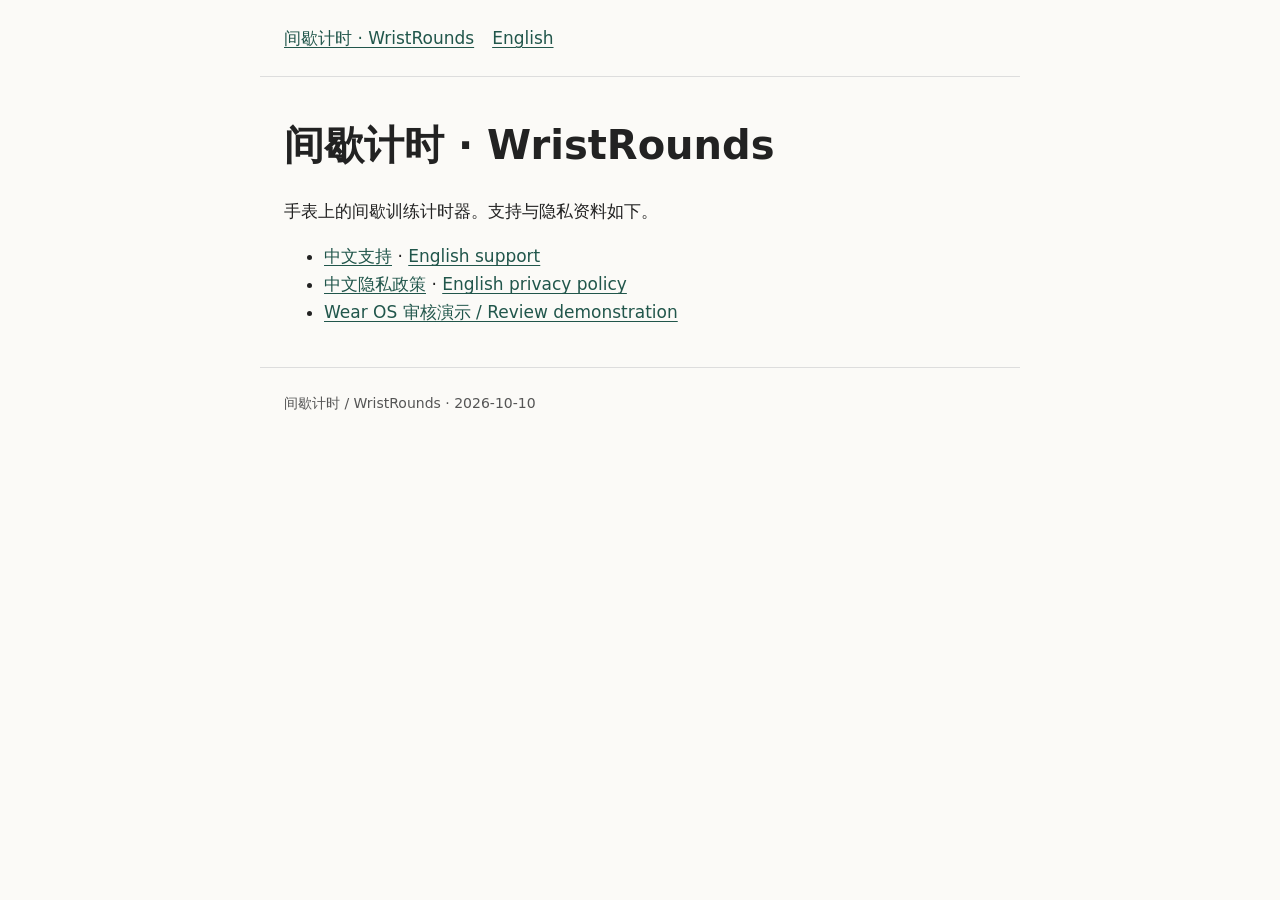
<file: index.html>
<!doctype html>
<html lang="zh-CN"><head><meta charset="utf-8"><meta name="viewport" content="width=device-width,initial-scale=1"><meta name="referrer" content="no-referrer"><title>间歇计时 · WristRounds</title><link rel="stylesheet" href="style.css"></head><body><header><nav aria-label="Navigation"><a href="index.html">间歇计时 · WristRounds</a><a href="support-en.html">English</a></nav></header><main><h1>间歇计时 · WristRounds</h1><p>手表上的间歇训练计时器。支持与隐私资料如下。</p><ul><li><a href="support-zh.html">中文支持</a> · <a href="support-en.html">English support</a></li><li><a href="privacy-zh.html">中文隐私政策</a> · <a href="privacy-en.html">English privacy policy</a></li><li><a href="review.html">Wear OS 审核演示 / Review demonstration</a></li></ul></main><footer>间歇计时 / WristRounds · 2026-10-10</footer></body></html>
</file>
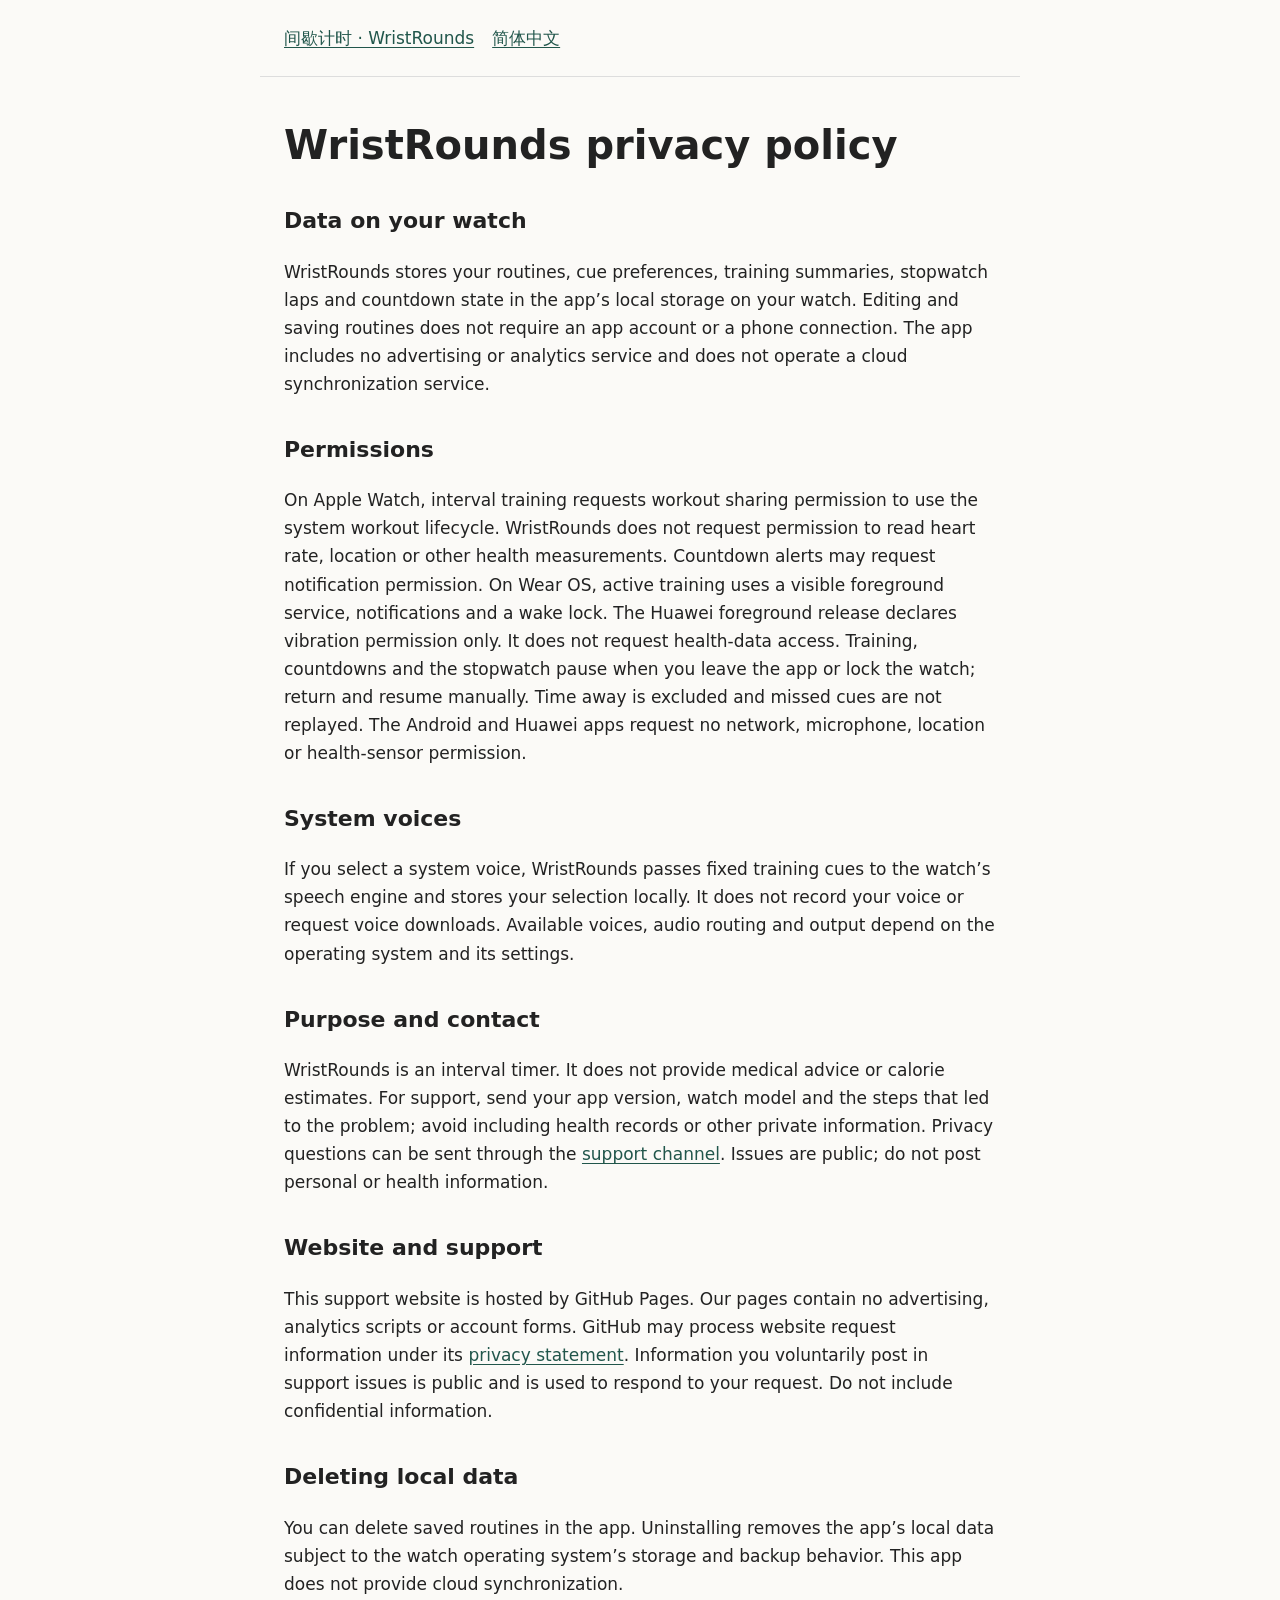
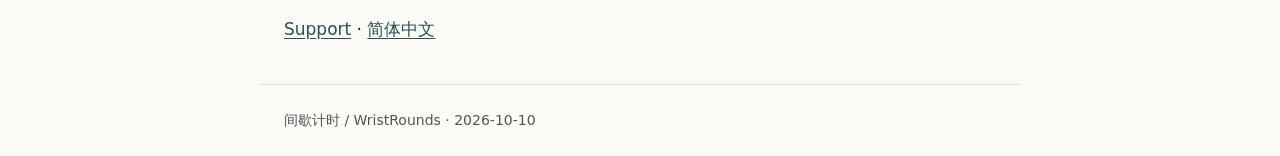
<file: privacy-en.html>
<!doctype html>
<html lang="en"><head><meta charset="utf-8"><meta name="viewport" content="width=device-width,initial-scale=1"><meta name="referrer" content="no-referrer"><title>WristRounds privacy policy</title><link rel="stylesheet" href="style.css"></head><body><header><nav aria-label="Navigation"><a href="index.html">间歇计时 · WristRounds</a><a href="privacy-zh.html">简体中文</a></nav></header><main><h1>WristRounds privacy policy</h1><h2>Data on your watch</h2><p>WristRounds stores your routines, cue preferences, training summaries, stopwatch laps and countdown state in the app’s local storage on your watch. Editing and saving routines does not require an app account or a phone connection. The app includes no advertising or analytics service and does not operate a cloud synchronization service.</p>
<h2>Permissions</h2><p>On Apple Watch, interval training requests workout sharing permission to use the system workout lifecycle. WristRounds does not request permission to read heart rate, location or other health measurements. Countdown alerts may request notification permission. On Wear OS, active training uses a visible foreground service, notifications and a wake lock. The Huawei foreground release declares vibration permission only. It does not request health-data access. Training, countdowns and the stopwatch pause when you leave the app or lock the watch; return and resume manually. Time away is excluded and missed cues are not replayed. The Android and Huawei apps request no network, microphone, location or health-sensor permission.</p>
<h2>System voices</h2><p>If you select a system voice, WristRounds passes fixed training cues to the watch’s speech engine and stores your selection locally. It does not record your voice or request voice downloads. Available voices, audio routing and output depend on the operating system and its settings.</p>
<h2>Purpose and contact</h2><p>WristRounds is an interval timer. It does not provide medical advice or calorie estimates. For support, send your app version, watch model and the steps that led to the problem; avoid including health records or other private information. Privacy questions can be sent through the <a href="https://github.com/tryanswer/wristrounds-support/issues/new">support channel</a>. Issues are public; do not post personal or health information.</p>
<h2>Website and support</h2><p>This support website is hosted by GitHub Pages. Our pages contain no advertising, analytics scripts or account forms. GitHub may process website request information under its <a href="https://docs.github.com/en/site-policy/privacy-policies/github-general-privacy-statement">privacy statement</a>. Information you voluntarily post in support issues is public and is used to respond to your request. Do not include confidential information.</p><h2>Deleting local data</h2><p>You can delete saved routines in the app. Uninstalling removes the app’s local data subject to the watch operating system’s storage and backup behavior. This app does not provide cloud synchronization.</p><p><a href="support-en.html">Support</a> · <a href="privacy-zh.html">简体中文</a></p>
</main><footer>间歇计时 / WristRounds · 2026-10-10</footer></body></html>
</file>
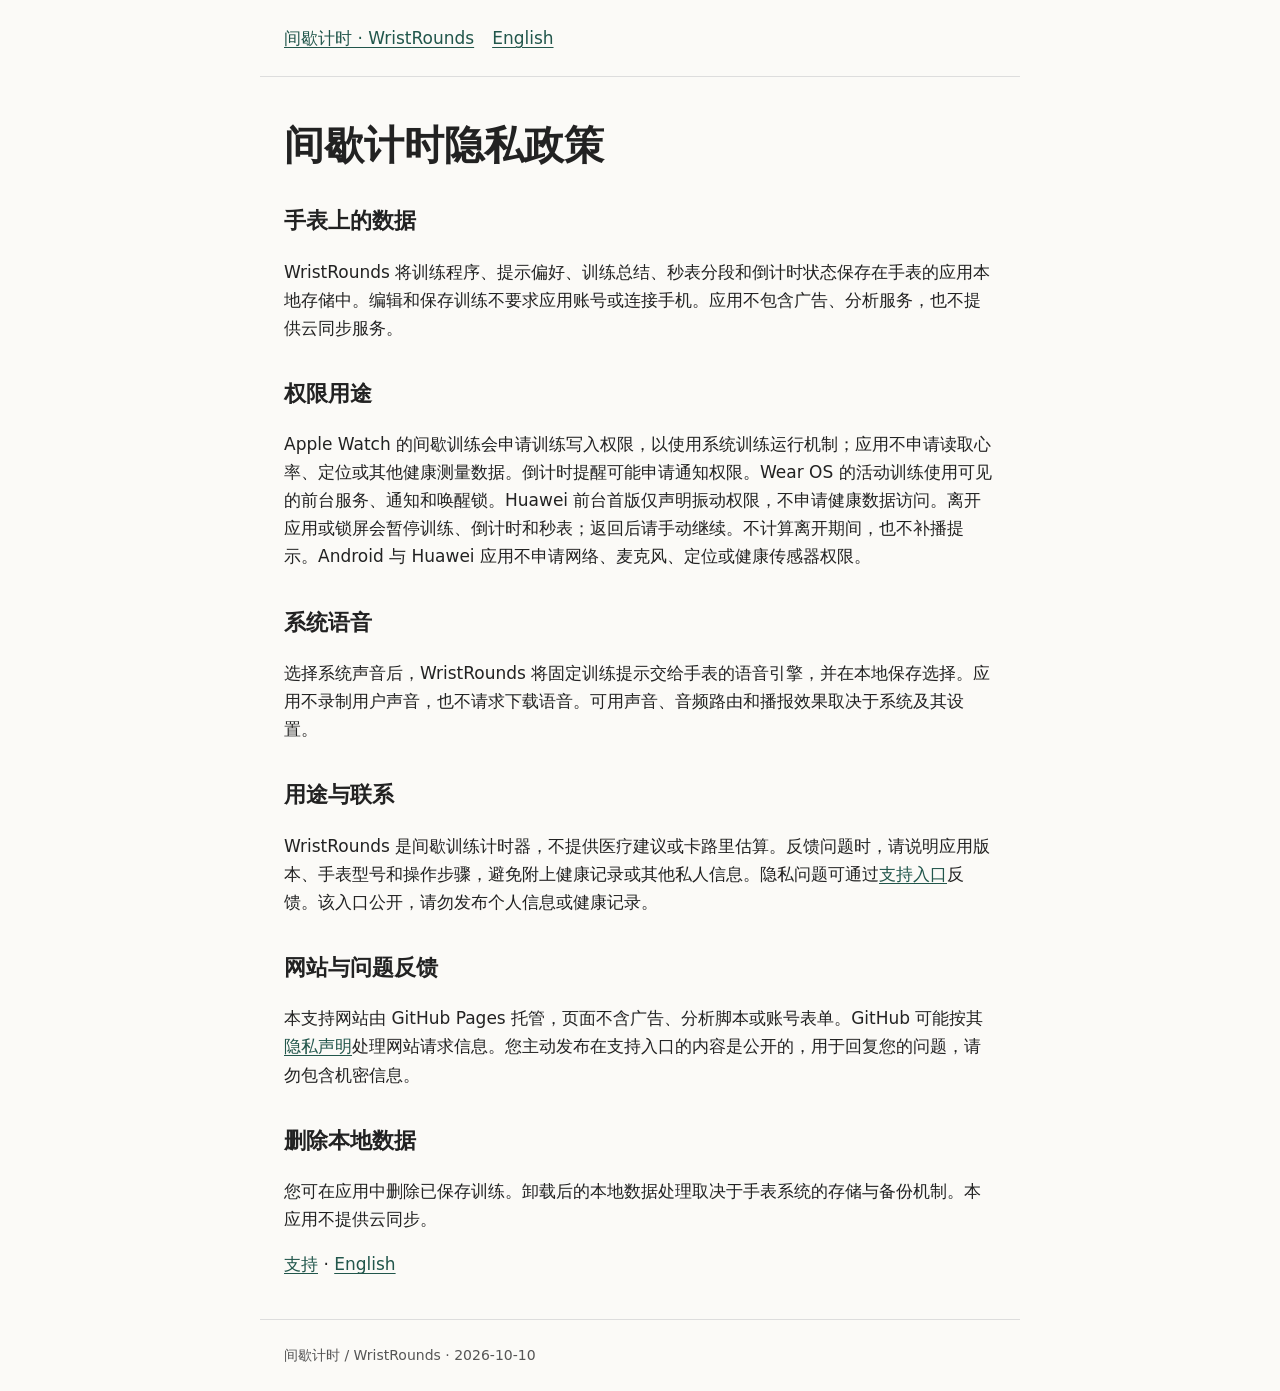
<file: privacy-zh.html>
<!doctype html>
<html lang="zh-CN"><head><meta charset="utf-8"><meta name="viewport" content="width=device-width,initial-scale=1"><meta name="referrer" content="no-referrer"><title>间歇计时隐私政策</title><link rel="stylesheet" href="style.css"></head><body><header><nav aria-label="Navigation"><a href="index.html">间歇计时 · WristRounds</a><a href="privacy-en.html">English</a></nav></header><main><h1>间歇计时隐私政策</h1><h2>手表上的数据</h2><p>WristRounds 将训练程序、提示偏好、训练总结、秒表分段和倒计时状态保存在手表的应用本地存储中。编辑和保存训练不要求应用账号或连接手机。应用不包含广告、分析服务，也不提供云同步服务。</p>
<h2>权限用途</h2><p>Apple Watch 的间歇训练会申请训练写入权限，以使用系统训练运行机制；应用不申请读取心率、定位或其他健康测量数据。倒计时提醒可能申请通知权限。Wear OS 的活动训练使用可见的前台服务、通知和唤醒锁。Huawei 前台首版仅声明振动权限，不申请健康数据访问。离开应用或锁屏会暂停训练、倒计时和秒表；返回后请手动继续。不计算离开期间，也不补播提示。Android 与 Huawei 应用不申请网络、麦克风、定位或健康传感器权限。</p>
<h2>系统语音</h2><p>选择系统声音后，WristRounds 将固定训练提示交给手表的语音引擎，并在本地保存选择。应用不录制用户声音，也不请求下载语音。可用声音、音频路由和播报效果取决于系统及其设置。</p>
<h2>用途与联系</h2><p>WristRounds 是间歇训练计时器，不提供医疗建议或卡路里估算。反馈问题时，请说明应用版本、手表型号和操作步骤，避免附上健康记录或其他私人信息。隐私问题可通过<a href="https://github.com/tryanswer/wristrounds-support/issues/new">支持入口</a>反馈。该入口公开，请勿发布个人信息或健康记录。</p>
<h2>网站与问题反馈</h2><p>本支持网站由 GitHub Pages 托管，页面不含广告、分析脚本或账号表单。GitHub 可能按其<a href="https://docs.github.com/en/site-policy/privacy-policies/github-general-privacy-statement">隐私声明</a>处理网站请求信息。您主动发布在支持入口的内容是公开的，用于回复您的问题，请勿包含机密信息。</p><h2>删除本地数据</h2><p>您可在应用中删除已保存训练。卸载后的本地数据处理取决于手表系统的存储与备份机制。本应用不提供云同步。</p><p><a href="support-zh.html">支持</a> · <a href="privacy-en.html">English</a></p>
</main><footer>间歇计时 / WristRounds · 2026-10-10</footer></body></html>
</file>
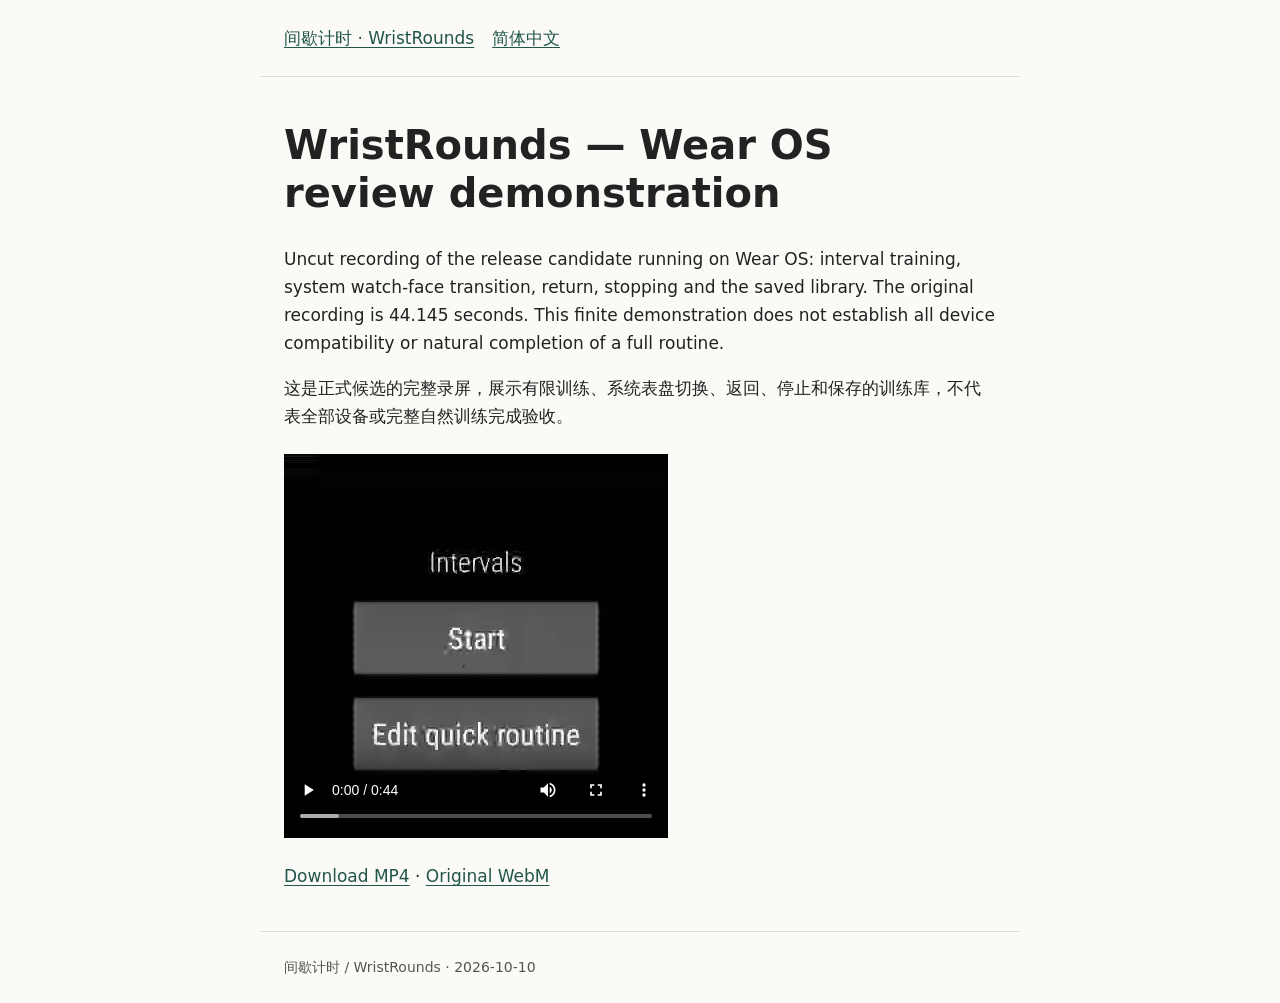
<file: review.html>
<!doctype html>
<html lang="en"><head><meta charset="utf-8"><meta name="viewport" content="width=device-width,initial-scale=1"><meta name="referrer" content="no-referrer"><title>WristRounds — Wear OS review demonstration</title><link rel="stylesheet" href="style.css"></head><body><header><nav aria-label="Navigation"><a href="index.html">间歇计时 · WristRounds</a><a href="support-zh.html">简体中文</a></nav></header><main><h1>WristRounds — Wear OS review demonstration</h1><p>Uncut recording of the release candidate running on Wear OS: interval training, system watch-face transition, return, stopping and the saved library. The original recording is 44.145 seconds. This finite demonstration does not establish all device compatibility or natural completion of a full routine.</p><p>这是正式候选的完整录屏，展示有限训练、系统表盘切换、返回、停止和保存的训练库，不代表全部设备或完整自然训练完成验收。</p><video controls playsinline preload="metadata"><source src="fgs-release-full.mp4" type="video/mp4"><source src="fgs-release-full.webm" type="video/webm">Use the download links below.</video><p><a href="fgs-release-full.mp4">Download MP4</a> · <a href="fgs-release-full.webm">Original WebM</a></p></main><footer>间歇计时 / WristRounds · 2026-10-10</footer></body></html>
</file>
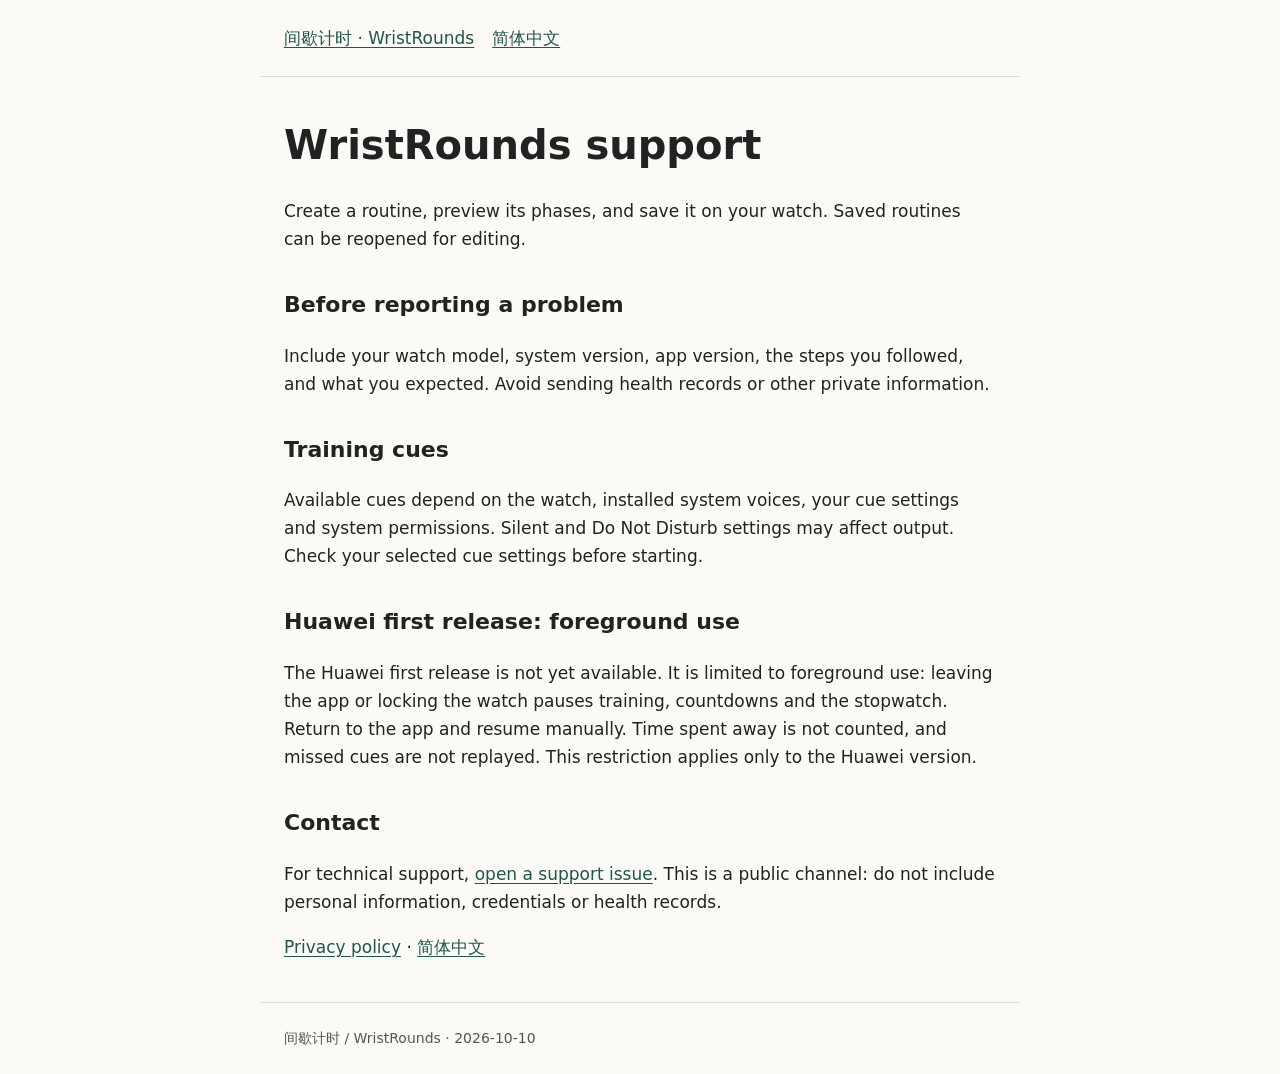
<file: support-en.html>
<!doctype html>
<html lang="en"><head><meta charset="utf-8"><meta name="viewport" content="width=device-width,initial-scale=1"><meta name="referrer" content="no-referrer"><title>WristRounds support</title><link rel="stylesheet" href="style.css"></head><body><header><nav aria-label="Navigation"><a href="index.html">间歇计时 · WristRounds</a><a href="support-zh.html">简体中文</a></nav></header><main><h1>WristRounds support</h1><p>Create a routine, preview its phases, and save it on your watch. Saved routines can be reopened for editing.</p><h2>Before reporting a problem</h2><p>Include your watch model, system version, app version, the steps you followed, and what you expected. Avoid sending health records or other private information.</p><h2>Training cues</h2><p>Available cues depend on the watch, installed system voices, your cue settings and system permissions. Silent and Do Not Disturb settings may affect output. Check your selected cue settings before starting.</p><h2>Huawei first release: foreground use</h2><p>The Huawei first release is not yet available. It is limited to foreground use: leaving the app or locking the watch pauses training, countdowns and the stopwatch. Return to the app and resume manually. Time spent away is not counted, and missed cues are not replayed. This restriction applies only to the Huawei version.</p><h2>Contact</h2><p>For technical support, <a href="https://github.com/tryanswer/wristrounds-support/issues/new">open a support issue</a>. This is a public channel: do not include personal information, credentials or health records.</p><p><a href="privacy-en.html">Privacy policy</a> · <a href="support-zh.html">简体中文</a></p></main><footer>间歇计时 / WristRounds · 2026-10-10</footer></body></html>
</file>
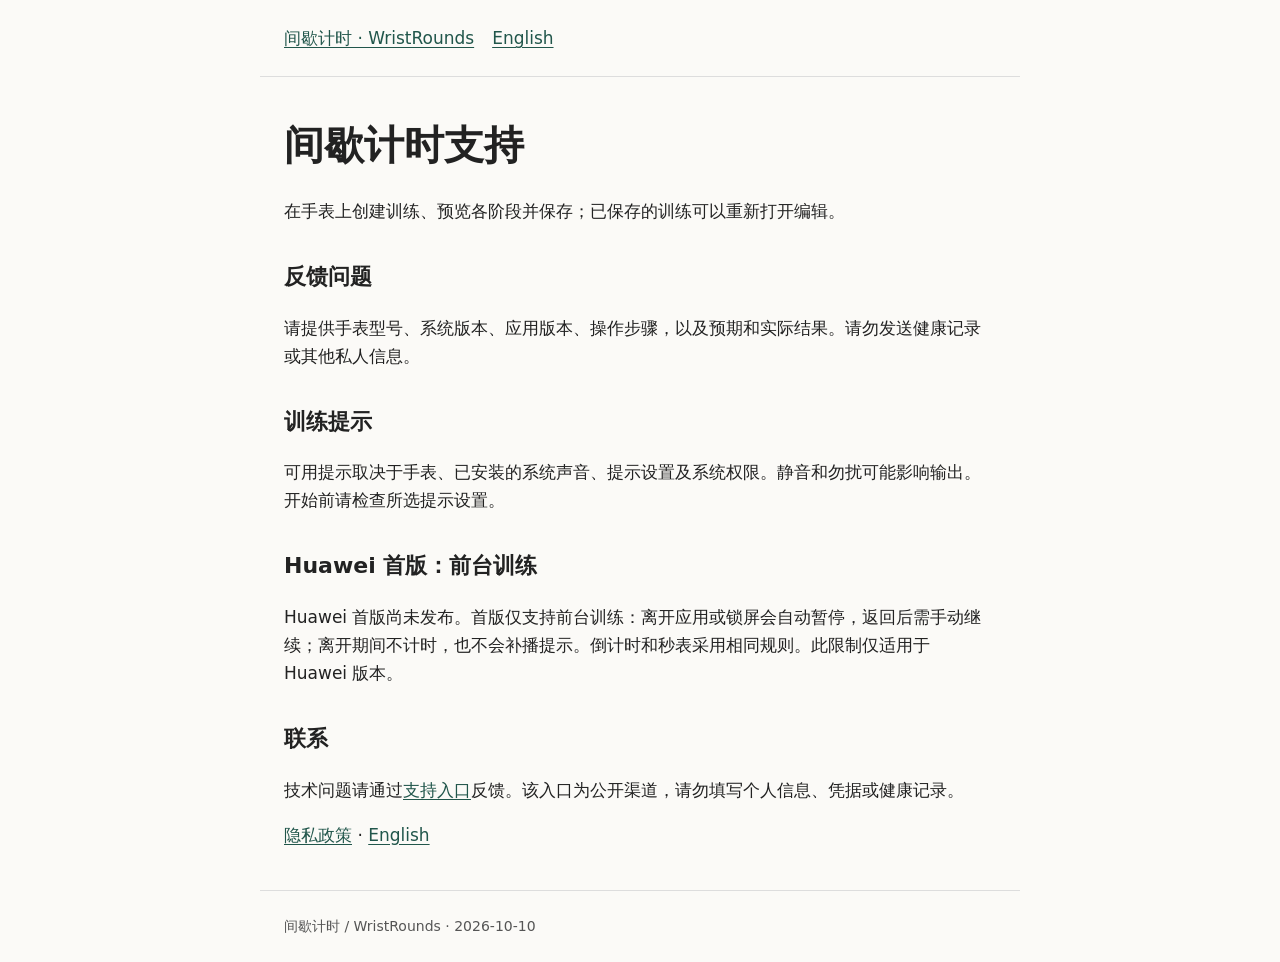
<file: support-zh.html>
<!doctype html>
<html lang="zh-CN"><head><meta charset="utf-8"><meta name="viewport" content="width=device-width,initial-scale=1"><meta name="referrer" content="no-referrer"><title>间歇计时支持</title><link rel="stylesheet" href="style.css"></head><body><header><nav aria-label="Navigation"><a href="index.html">间歇计时 · WristRounds</a><a href="support-en.html">English</a></nav></header><main><h1>间歇计时支持</h1><p>在手表上创建训练、预览各阶段并保存；已保存的训练可以重新打开编辑。</p><h2>反馈问题</h2><p>请提供手表型号、系统版本、应用版本、操作步骤，以及预期和实际结果。请勿发送健康记录或其他私人信息。</p><h2>训练提示</h2><p>可用提示取决于手表、已安装的系统声音、提示设置及系统权限。静音和勿扰可能影响输出。开始前请检查所选提示设置。</p><h2>Huawei 首版：前台训练</h2><p>Huawei 首版尚未发布。首版仅支持前台训练：离开应用或锁屏会自动暂停，返回后需手动继续；离开期间不计时，也不会补播提示。倒计时和秒表采用相同规则。此限制仅适用于 Huawei 版本。</p><h2>联系</h2><p>技术问题请通过<a href="https://github.com/tryanswer/wristrounds-support/issues/new">支持入口</a>反馈。该入口为公开渠道，请勿填写个人信息、凭据或健康记录。</p><p><a href="privacy-zh.html">隐私政策</a> · <a href="support-en.html">English</a></p></main><footer>间歇计时 / WristRounds · 2026-10-10</footer></body></html>
</file>
<file: style.css>
*{box-sizing:border-box}body{margin:0;background:#fbfaf7;color:#222;font:17px/1.65 system-ui,-apple-system,sans-serif}header,main,footer{max-width:760px;margin:auto;padding:24px}header{border-bottom:1px solid #ddd}nav{display:flex;gap:18px;flex-wrap:wrap}a{color:#21564b;text-underline-offset:3px}h1{font-size:clamp(28px,5vw,40px);line-height:1.2;margin:20px 0 28px}h2{font-size:22px;margin-top:34px}p,li{max-width:68ch}footer{font-size:14px;color:#555;border-top:1px solid #ddd}video{display:block;width:min(100%,384px);height:auto;background:#000;margin:24px 0}small{color:#555}@media(max-width:480px){header,main,footer{padding:20px}}
</file>
